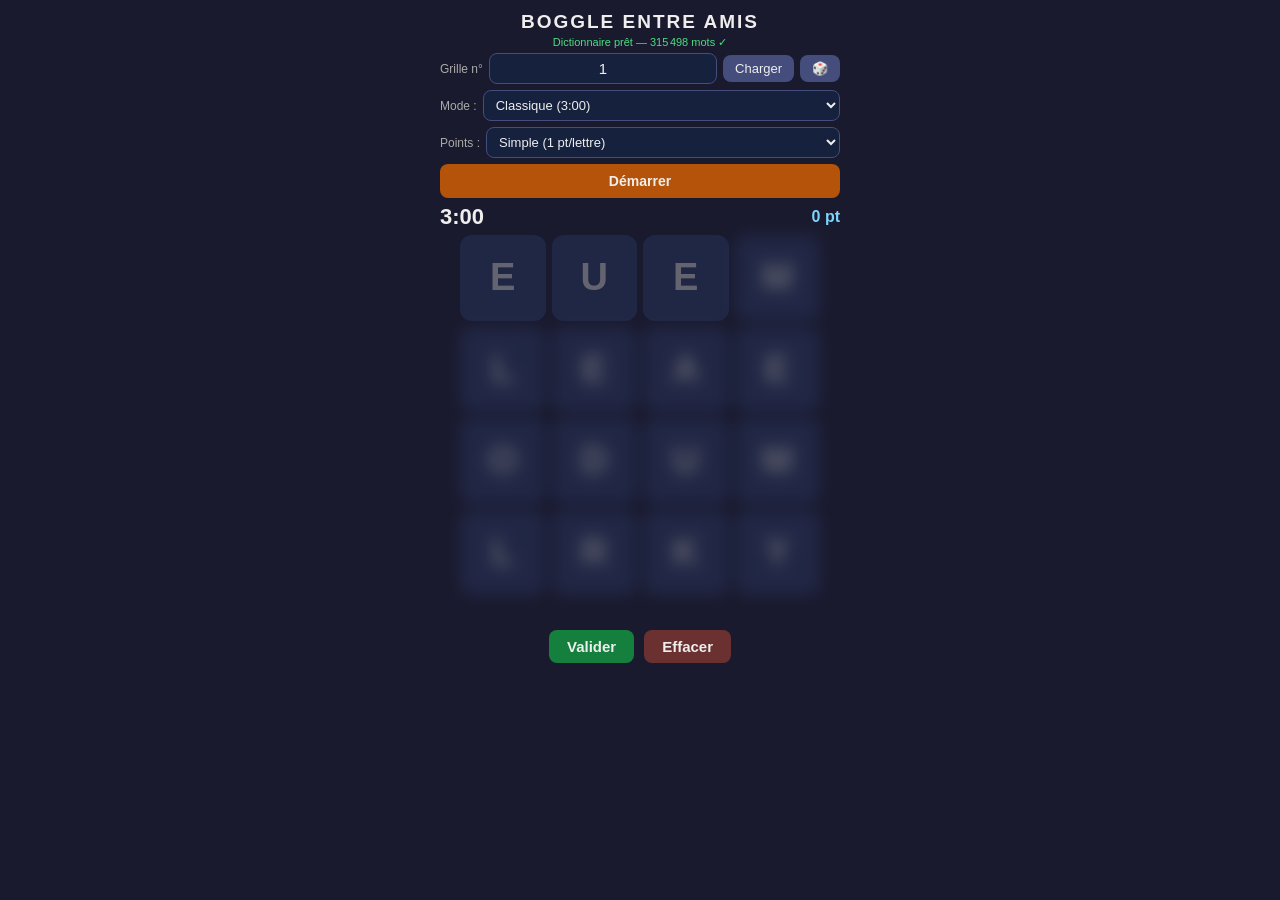
<file: index.html>
<!DOCTYPE html>
<html lang="fr">
<head>
<meta charset="UTF-8">
<meta name="viewport" content="width=device-width, initial-scale=1.0, maximum-scale=1.0, user-scalable=no">
<meta name="theme-color" content="#1a1a2e">
<title>Boggle entre amis</title>
<link rel="manifest" href="manifest.webmanifest">
<link rel="icon" href="icons/icon.svg" type="image/svg+xml">
<link rel="apple-touch-icon" href="icons/icon-192.png">
<link rel="stylesheet" href="css/style.css">
<script type="module" src="js/app.js"></script>
</head>
<body>

<h1>BOGGLE ENTRE AMIS</h1>
<div class="dict-status" id="dictStatus">Chargement du dictionnaire…</div>

<div class="seed-row">
  <label for="seedInput">Grille n°</label>
  <input type="text" id="seedInput" inputmode="numeric" placeholder="ex : 42">
  <button id="loadSeedBtn">Charger</button>
  <button id="randomSeedBtn">🎲</button>
</div>

<div class="mode-row">
  <label for="gameMode">Mode :</label>
  <select id="gameMode">
    <option value="classique">Classique (3:00)</option>
    <option value="eclair">Éclair (1:30)</option>
    <option value="flash">Flash (45 s)</option>
    <option value="attack">Time attack (60 s, +1 s/lettre)</option>
    <option value="libre">Sans limite de temps</option>
  </select>
</div>

<div class="mode-row">
  <label for="scoreMode">Points :</label>
  <select id="scoreMode">
    <option value="simple">Simple (1 pt/lettre)</option>
    <option value="bonus">Bonus (+ nb mots + mot le plus long)</option>
    <option value="tournoi">Tournoi (barème officiel)</option>
    <option value="scrabble">Scrabble (points par lettre)</option>
  </select>
</div>

<div class="start-row">
  <button id="startBtn" class="primary">Démarrer</button>
</div>

<div class="topbar">
  <div id="timer">3:00</div>
  <div id="score">0 pt</div>
</div>

<div id="grid" class="disabled preview"></div>

<div id="currentWord">&nbsp;</div>
<div class="word-actions">
  <button id="validateBtn">Valider</button>
  <button id="clearBtn">Effacer</button>
</div>
<div id="feedback">&nbsp;</div>

<div id="wordList"></div>

<div id="endBanner"></div>

</body>
</html>
</file>
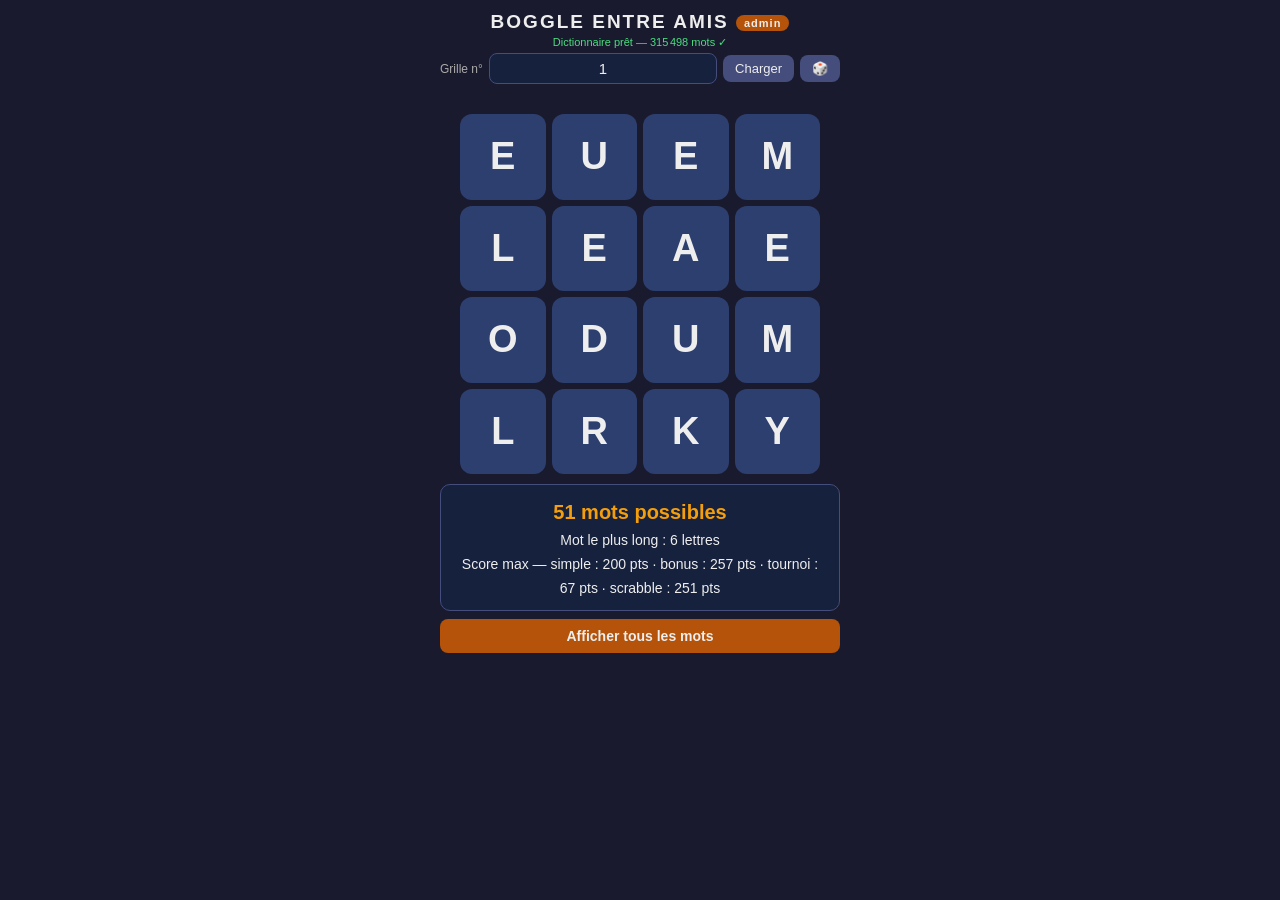
<file: admin.html>
<!DOCTYPE html>
<html lang="fr">
<head>
<meta charset="UTF-8">
<meta name="viewport" content="width=device-width, initial-scale=1.0, maximum-scale=1.0, user-scalable=no">
<meta name="theme-color" content="#1a1a2e">
<meta name="robots" content="noindex">
<title>Boggle entre amis — admin</title>
<link rel="icon" href="icons/icon.svg" type="image/svg+xml">
<link rel="apple-touch-icon" href="icons/icon-192.png">
<link rel="stylesheet" href="css/style.css">
<script type="module" src="js/admin.js"></script>
</head>
<body>

<h1>BOGGLE ENTRE AMIS <span class="admin-badge">admin</span></h1>
<div class="dict-status" id="dictStatus">Chargement du dictionnaire…</div>

<div class="seed-row">
  <label for="seedInput">Grille n°</label>
  <input type="text" id="seedInput" inputmode="numeric" placeholder="ex : 42">
  <button id="loadSeedBtn">Charger</button>
  <button id="randomSeedBtn">🎲</button>
</div>

<div id="feedback">&nbsp;</div>

<div id="grid"></div>

<div id="results" hidden>
  <div class="big" id="resWordCount"></div>
  <div id="resLongest"></div>
  <div id="resMaxScores"></div>
</div>

<div class="start-row">
  <button id="toggleWordsBtn" hidden>Afficher tous les mots</button>
</div>

<div id="allWords" hidden></div>

</body>
</html>
</file>
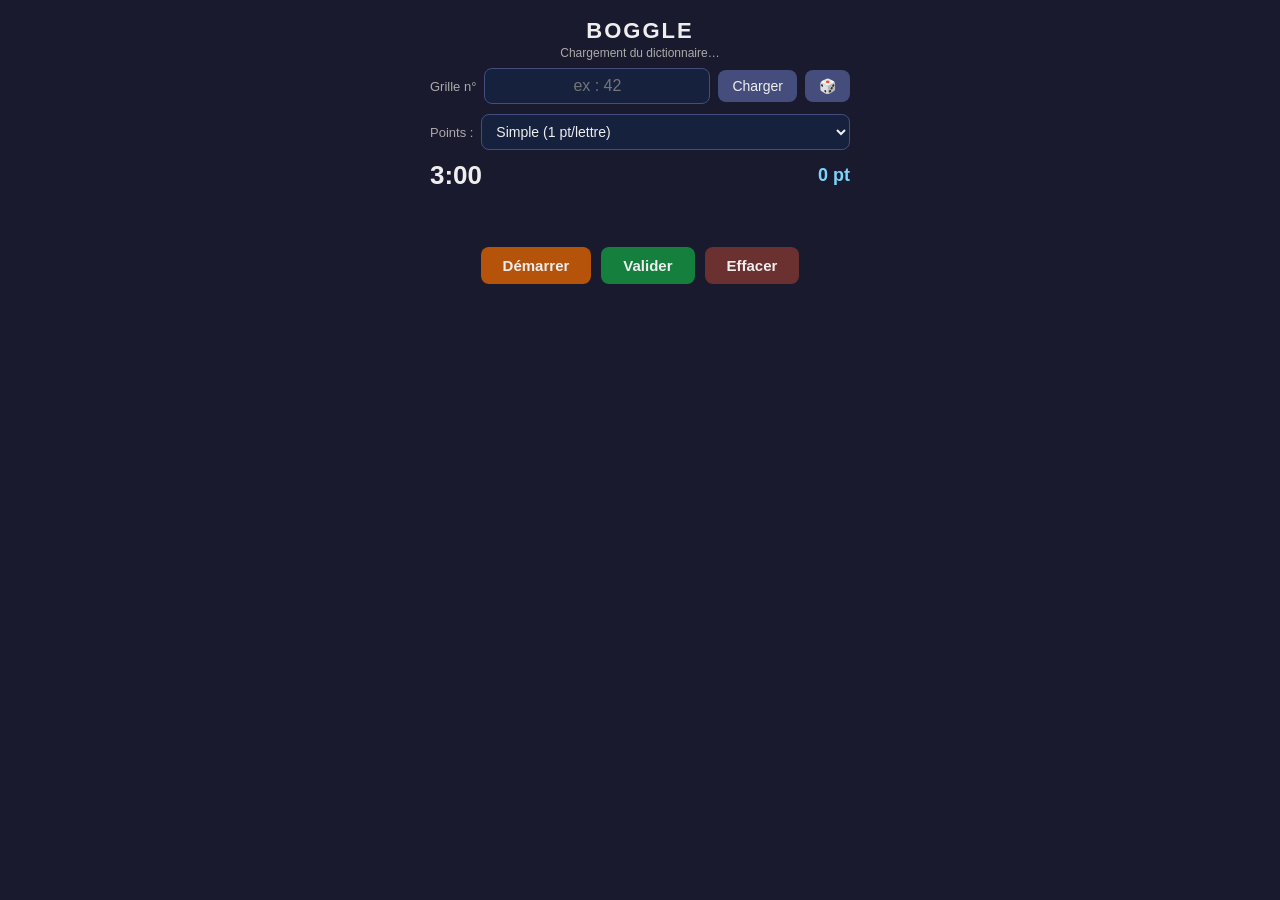
<file: Old.html>
<!DOCTYPE html>
<html lang="fr">
<head>
<meta charset="UTF-8">
<meta name="viewport" content="width=device-width, initial-scale=1.0, maximum-scale=1.0, user-scalable=no">
<title>Boggle PEI</title>
<style>
  * { box-sizing: border-box; -webkit-tap-highlight-color: transparent; }
  html, body { overscroll-behavior: none; }
  body {
    margin: 0;
    font-family: -apple-system, BlinkMacSystemFont, 'Segoe UI', sans-serif;
    background: #1a1a2e;
    color: #eee;
    display: flex;
    flex-direction: column;
    align-items: center;
    padding: 12px 12px 40px;
    min-height: 100vh;
  }
  h1 { font-size: 22px; margin: 6px 0 2px; letter-spacing: 2px; }

  .dict-status {
    font-size: 12px;
    color: #aaa;
    margin-bottom: 8px;
    text-align: center;
  }
  .dict-status.ready { color: #4ade80; }
  .dict-status.error { color: #f87171; }

  .seed-row {
    display: flex;
    gap: 8px;
    align-items: center;
    margin-bottom: 10px;
    width: min(94vw, 420px);
  }
  .seed-row label { font-size: 13px; color: #aaa; white-space: nowrap; }
  .seed-row input {
    flex: 1;
    min-width: 0;
    padding: 8px 10px;
    border-radius: 8px;
    border: 1px solid #444d7c;
    background: #16213e;
    color: #eee;
    font-size: 16px;
    text-align: center;
  }
  .seed-row button {
    padding: 8px 14px;
    border: none;
    border-radius: 8px;
    background: #444d7c;
    color: #eee;
    font-size: 14px;
    cursor: pointer;
    white-space: nowrap;
  }
  .seed-row button:active { background: #5a659e; }

  .mode-row {
    display: flex;
    gap: 8px;
    align-items: center;
    margin-bottom: 10px;
    width: min(94vw, 420px);
  }
  .mode-row label { font-size: 13px; color: #aaa; white-space: nowrap; }
  .mode-row select {
    flex: 1;
    min-width: 0;
    padding: 8px 10px;
    border-radius: 8px;
    border: 1px solid #444d7c;
    background: #16213e;
    color: #eee;
    font-size: 14px;
  }

  .topbar {
    display: flex;
    justify-content: space-between;
    align-items: center;
    width: min(94vw, 420px);
    margin-bottom: 8px;
  }
  #timer { font-size: 26px; font-weight: 700; font-variant-numeric: tabular-nums; }
  #timer.low { color: #f87171; }
  #score { font-size: 18px; color: #7dd3fc; font-weight: 600; }

  #grid {
    display: grid;
    grid-template-columns: repeat(4, 1fr);
    gap: 8px;
    width: min(94vw, 420px);
    touch-action: none;
  }
  .tile {
    aspect-ratio: 1;
    background: #2d3f6f;
    border-radius: 12px;
    display: flex;
    align-items: center;
    justify-content: center;
    font-size: clamp(24px, 9vw, 42px);
    font-weight: 700;
    user-select: none;
    -webkit-user-select: none;
    transition: background 0.1s, transform 0.1s;
    position: relative;
  }
  .tile.active {
    background: #f59e0b;
    color: #1a1a2e;
    transform: scale(0.94);
  }
  .tile.active.valid {
    background: #4ade80;
  }
  .tile.active.invalid {
    background: #f87171;
  }
  .tile .order {
    position: absolute;
    top: 4px;
    right: 7px;
    font-size: 11px;
    font-weight: 600;
    opacity: 0.7;
  }
  #grid.disabled .tile { opacity: 0.35; }

  #currentWord {
    height: 34px;
    margin: 10px 0 4px;
    font-size: 24px;
    font-weight: 700;
    letter-spacing: 3px;
    color: #f59e0b;
    transition: color 0.15s;
  }
  #currentWord.valid { color: #4ade80; }
  #currentWord.invalid { color: #f87171; }

  .word-actions {
    display: flex;
    gap: 10px;
    margin-bottom: 10px;
  }
  .word-actions button {
    padding: 10px 22px;
    border: none;
    border-radius: 8px;
    font-size: 15px;
    font-weight: 600;
    cursor: pointer;
    color: #eee;
  }
  #validateBtn { background: #15803d; }
  #validateBtn:active { background: #16a34a; }
  #clearBtn { background: #6b3030; }
  #clearBtn:active { background: #8a3e3e; }
  #startBtn { background: #b45309; }
  #startBtn:active { background: #d97706; }

  #feedback { font-size: 13px; height: 18px; color: #f87171; margin-bottom: 6px; }
  #feedback.ok { color: #4ade80; }

  #wordList {
    width: min(94vw, 420px);
    display: flex;
    flex-wrap: wrap;
    gap: 6px;
    justify-content: center;
  }
  .word-chip {
    background: #16213e;
    border: 1px solid #444d7c;
    border-radius: 20px;
    padding: 5px 12px;
    font-size: 14px;
    display: flex;
    align-items: center;
    gap: 6px;
  }
  .word-chip .pts { color: #7dd3fc; font-weight: 600; font-size: 12px; }
  .word-chip .del {
    color: #f87171;
    font-weight: 700;
    cursor: pointer;
    padding: 0 2px;
  }

  #endBanner {
    display: none;
    margin-top: 12px;
    padding: 12px 20px;
    background: #16213e;
    border: 1px solid #f59e0b;
    border-radius: 10px;
    text-align: center;
    font-size: 16px;
  }
  #endBanner strong { color: #f59e0b; font-size: 22px; }
</style>
</head>
<body>

<h1>BOGGLE</h1>
<div class="dict-status" id="dictStatus">Chargement du dictionnaire…</div>

<div class="seed-row">
  <label for="seedInput">Grille n°</label>
  <input type="text" id="seedInput" inputmode="numeric" placeholder="ex : 42">
  <button id="loadSeedBtn">Charger</button>
  <button id="randomSeedBtn">🎲</button>
</div>

<div class="mode-row">
  <label for="scoreMode">Points :</label>
  <select id="scoreMode">
    <option value="simple">Simple (1 pt/lettre)</option>
    <option value="bonus">Bonus (+ nb mots + mot le plus long)</option>
    <option value="tournoi">Tournoi (barème officiel)</option>
  </select>
</div>

<div class="topbar">
  <div id="timer">3:00</div>
  <div id="score">0 pt</div>
</div>

<div id="grid" class="disabled"></div>

<div id="currentWord">&nbsp;</div>
<div class="word-actions">
  <button id="startBtn" class="primary">Démarrer</button>
  <button id="validateBtn">Valider</button>
  <button id="clearBtn">Effacer</button>
</div>
<div id="feedback">&nbsp;</div>

<div id="wordList"></div>

<div id="endBanner"></div>

<script id="dictData" type="application/octet-stream">H4sICEusSWoCA3dvcmRzX2ZyLnR4dABsvVma4yrTNXr/z0qVZrv4XsvyRpBPZc1/IMciYjV4n4tMVrQ0EQjUevu11fPc/t8W5a9HMXgCV4Ly7MQSk7fLRorPXgyaAqHAWQzKxZswnVr+GnE8KaK+qoG/IkDRrhompkDsRrAJVYOuqyG5sPHFdnX2orTqWB0qbcW0JXM0ITLhS17NZ6L/O0ZBORnP2/FE+dyEqsFsfVKnYePvxQRuYOyMC4lF7SyLZvaCZHYgaLPrW23lg3RNI6RWHJqCNShyIOHmuC7EauPDw2wA5aLVzPrKrADlHWdmkDIvJpADd7a4MjzBv5EY/2ZenMdotypUDJrC7kQzuDmuC5FdJ30u1CJz0WoW3UqirlT2KMlPyryYwI5yYnzIV+nzkyyf9PnBWOhFm8ckMj7I1fSvU/WDXPrLiR+kOc3mTU7f7gVlcLcM/gRFSNLdcBPaDFbH2SOQpxMuMcFiEr0MXBciexjUByEHYluoSa/SRbZoFsf76kWLCRireBH9NaKulHeB8ZuU3CF6cSDreRDL2hlOxbOryx297eho354CRegkTJSywhJ8jkS3QehighHr1gRgRdd7JUBidQ5EVyp0tJ2x6DbQXcPcbVy7j2pHpzmG/[base64]/3Q+c2iWG0EVMj32vqj/hU0v7hJNROoEVBvaAmEGVlrQVIYJeo3/JYtk7gAtiw1lJchGduwAApEHltSiER1L/kRsRnOUFsnQGp+E8cV9OiyOTyOIqYH1ToR0TCDmX6BqkK3HIl862hYN+H3EdJhlJYgqAlOtkrfLVopkRS8ATeEsphPNBBGtmxT11UL4KwIU0f/M8wCbUDXouupXsZ4VdaMsrtlYJHxitRspD0xbMmEmB2YeqO5b/K9ZRBsulOKadITgDaCQZAx+AIrOQmlUHpB1pl5PtfBQUCQzvc1hvooNZSWQDtqLwZ0ILKllYzCoE6FVpTlKi2SEMoxokuXRc31NdDH/r3z1LArK7NPE0IlDaiIwZzlmj6+iokz7kd2dAJxo64WoBEbEKJGkZ5FCdC1xNmTE3JglVdHgoTXgjdN/YQk+aptRnOVGUIVMj10r6lxhX4q7RJsRzoBqVFsgzMBKC5rKMMDj3cF/UIIxO/9g1y/0XQgmq9znsM0yGHGWMcvJOGK/OMtKEB0LTLVK3i5bKZIVIQY0hbOYTvQVRHbhyP1iAKrDXxGgiP5nWANsQtWg66pfiG1isV2djUV8E6vdiDAwbcmEmRyYeaKBsA6E9XnFLpiAF/uo81+J/zmbE4WcrDkcs6wEJqwnEXlgzZZeoAqhfnQ4UJoGY/5/1PhfskjmDtCy2FBWgmzdA/uYQOSBJbVo3QP7mImydQ/sYwKlRTK0j0nC+OJKoRAYjzaoG8kdkLVjH/[base64]/d6OFdHt7i0f0d3tzBnR3d1vF7OnZDx+/mLLdycB9Hd2nyFg3uz/DmzAWYJ0+tILhhg7s1vFWj+zTLTRq7Q2O3Z3Rvxm7M6K6M3ZLx+zF2M8buxOA2DO7BXAe/LArKEwAKHFm5rg3lRlCF2Maq7lR1p7I7tZkqK1R3avM6FwgzsGwlSsolxjedIrS7rYewWs5U5QxXqwmrYzWTC9YbwwVTKUXtFv+3LHKxCZQacb08AFgVZbau4UDWcCBrPJA1HIxaHm0ajzbNjjZNR5tmR5vmR5uWR5vGo027paPCEny4jexvOPw0Hn6aH36aDj9Nh5/Gw0/T4afx8NN0+Gl2+Gk6/DQdftqNTUsLmsqQIIp6LzHrAwUzTiZmCcZ3IZisWWEk0fj6vaGsBNmVialWycvQXVCKZGX0EprCWUwne5dEduyiqN+pDn9FgKJdNWhqXITYjWATqgZdVx1mmAOL7ersBUMdWB1isBPTlkyYyYGZAz22LCpKNOOBJj/Q3gcj9NioBAbC87DoPBSch8Xm4aF5bNBFYB7pqLAEH25z6B8Y+QcH/uHj/tCwPzTqDw76Q2P+4JA/NOIPG/CHxvuh4X6waWlRC8oTABKa58WWRMmENPz2LYuKEg3t6FFHfzqj0jcqgYGodItKV1S6RaV7VPoGXUSlp6PCEnxOlW4zpYvZUG4EVcj02DUFqzNYXcHqDFZXsLoFqytYXcFST9IiW0EPlQMpT7Wh3AiqEJtU1fqq1le2vjZTZYVqfW1e5wJhBpYt+0NX0oGN/1ywlIrQ7o48fNXypSpfuAcYunSeWG3mHmB0NoeDT9Esfrb4X7PIOn+yTz/Znx/k+M8GhSSzNz/K7x+m94+y+8eS+2dLvWzTT3iIPP1hmv3EfbRZpt7Iyi6QrPCOWlhFlG372m5XMT0aVT7ID+Ug58OAV1FRlvSTIZ8AnL2ARSUwYowSSXoWKUQHEqPx8RjfLKGajgpL8OF2juIsN4IqZHrsA2Z7QDJNFY3DbA/[base64]/APTlkyYyYGZx5M8ichM8XfNmxSAxs45ltgEOWqJmbtJT8U5OPVrnpHMciOoQmkZxCkobubDxKYsZqYEsOucxdVybEBlhyYpmy4Tui2GJFVFkR2BNoPV8aJvfWWKJGGCxUSNZ5okYR1hooCQA7FpW9XwNzyFpWHuDAaI/[base64]/TimIJGwJqR4onVCCT5xARQlZGZCM2yziu8VxHks/[base64]/aFYAHykJAUYD3MGJYAteFgKtJkXjiSJ5Q7C5UDJoC4E4mJ1Bg1QK7tuG5c2IJMHSJNXZNF1DO+RYHQbbygpRGjgWqBk0ZaZbY+GIXob+E1bG1qK2YDskkpxeh3ZqkEaod6Mcb/SNvP/KXFzonZNt+qkG17IdwsCwEkzXiluUswcgm682zEf+2+F+ziJaO3A+N3AsNXHEcuSEacb1x4HLj0NXGwYuNQ9cah11qHHGlceBC40gPBUUy09s89o68xDhwhXHYBcbB64uDlxcHri4OXlwcuLY4eGlx6Mri4IXFweuKA/1IZRjNE6GRlxSH+hUnPbPcUWee/Yzcs/2894oPlIUAovlax0+M6U8O47usT5SFgKJ4bwhQGnxrCBTxG3xtv65xmsUkv+qWxSRvZa9f07Pw5dqpRZEElSSft8AIY2hIUmseJwiDjRaodqsZtd6fGx4FAJF5Z+Thut10i5BDU2gGzWsmkSivIpMJlEGZuPlinPj/jpHFJB/l9bsQTNZ7J7p9RbMTgg0eGcfX22qm3EJS/D6vaz/3HO9Wt/n6HNAp2IvjFMAqA9KiwSNqi/umX1/[base64]/apYKW+EJXAyMiWm6Jaboxo0cKeWA2AbodqOqKXCE65ZWDKDUEpNwtIuTEY5cZAlBuCUG4MQMF2YKJqkK3igJcbB7vc2MK0oKkMAZBGhSlUPH2KUqcobSbEIF/[base64]/Xh39fnV0+tWZKq++SfGp6p7dFQgFzmJQLphHr25p9OqeRa++Ud+qYQolhgAVFQGKWHGmw6sjG16dyfDqnguvrlR4dWXCqzMRXl158OpMg1dXFry6JcGrKwdeXSnwUu9wwH3paPvq9CWvGgPzDpT/z2qpQUrCRzFIdjq2OLxhJwArbmEQYredpGnVc1uIulKLXT0x4iRX6f7h+cN4FSL3jF4VVuO+Shfb8kGtmmsrMsVIbR9k/aTPT8aHu+1D4T/1ZVaQrp8MRZKM1cUqXqw/[base64]/nEzy8jGCFQbtWlWAgMSdqE5I4dTcJcs5tHfXotVDdLtwOMa2jvIq5fTABJRZkROHAp7cBltINT7sDlsyMvnR28bHbYJbNDl8sOu1R2+GWyIy+RHbw8djzSUWEJPtzmwOH6xcHrF4dfvzh0/[base64]/OQ8Da3D0IOxD7PtTXnuX1IF9miWRzvq5clk/hhH1GL6K8RdaW8C+fplNxh1uR4Y6xtnDnGHF9e6T9wbf/AcPO6/mFX9Q9d0z/siv7h1/OPvJp/8Fr+/[base64]/jOSJk85A1aDrql8K58lTzQldnY1VSE8/[base64]/hJCkbazDdFkOS7laVZRW+iZOwCW0Gq+NF34ZBOcZP4wAvJuqXcs0+jwPqg5ADsUczaGwNMZ99wid1Alm1Ximh9i/DNyJj2YgM7T9G7j8G9h+D+49h+4/[base64]/PkUb7qgSM5Rs3oc1gdVzMidXyVa2iL571TryYoBMXrguhjnzprDcJORDbz3pBr9JFtmgWx6vEXVj7LFeD8hbqpPai5I6Z21ChKpMIblWBOWdQxGJwFJolMBYWC4pCohqtSq+zLRAOwAI9UBYCqAxllXd5kKkIDA/AsPEfPuJjGfBBfQ5wx6B0Dkr3QekalK5B6bqCcGFTFpNN7X4lISlXY2v7cj3hImVjDabbYkjS3aryY1lvLmhCm8HqeNG3YSg+EMX6XNYq1C87lnU/q5zUByEHYtPW3LgTwbFvQtWgWjZ29WXs6srYLahv4vlVFsJFZmNshXzsS8zH7kEf+xL1sa9hH/tmdt3M5L04NAWrkSEeu2I8dgvy2Ncoj93DPHaP89gt0GP3SI/dQj12j/XYl2CPvbRPyryYQA7c2eKK+BsXBiaazFZuNU5HA1WD2fCkTL0af3c/bmDsjDaJRe0si2b2gmQ2Pmiz626GG0qiJFTVxaEpWHMiFRJujutCrDY+OEwFUC5azaynTAVQSw/aJ2VeTDCaYxPIs9dyvWdIKO2l6vnOobAEroQbLCRSdH6xvxMWx66TWFFUI46vLOIceIJI4oQncRVCvQdPjQOKu5uhKYuJnD381BiUq2FIj+XUeJKy6TKh22JIUlWUuXjw/DdhdbzoW1+VhofOfwMvJmq8UvDw89+gPgg5EHs0g8bWOPL8dxKsy6r1SgWzzAc624Fe+v40KZcY33SK0O622gAE6aK/hNUxW6jd6RvDriNotTNmtXvIalfEalfAame8amenO2NVu0JVu0Wq9rbidDhelaAInYS74SaESi5cF4LVXJQThnyARS8Kf41YfNqAvinMnhH/SxbJROO5D85dMPfAtgPW/td2v773zZ0v972zylHqA6VO35M6DRv/[base64]/M49NEsFH00j0YfbQlIH20zu+5m2M+IklBVF4emYM1BCPtoxYal+MCUj6Epy+CUZXiKj0P5qMp6atHto3mA+2gW4z6ahbnjyktAOXBniyvgHTNs5xzbfZbtmme7Ztpuc23XbNs533abcfsy53afdfsy7/Z15u2ce7vNvsCx8yFhIiQACIrYmGJIUjWvNKHNYHW86NsIKeq7zeTd5/Jus3n3+bwvM3r3Ob37rN45r3fO7F1ze7fZvWt+5/8ti4oSzcJWbmAfN/huzcB2buT7NINv0ug7McBSQINOj2q+YjP4cs1EGc/TonlueboUSMwM8GnhPTecNiUkG1tYYApwBgWcguQVluCji5kdeIln8PUd+4ANiFNQXDJNFQOlXDgtE/S2ztB7OoMjDQuayjDA1Rd+K0RfCYkeZPPVdjQcrearx3jXOPvAt4ztFWO9X2wvF/ubxflaMd8pLvN7bbNIMq4eBAhW0AVFMrO+GQ68EMy3gf1VYL0HrJeA+QawXv/lu7968dfe+tUrv3rfN1/2pRmMaJJl/PuKL3oBkdkJipCkE/Vtn180BEpmLyiDUf+Zn/wJUIWykiCkWsXdzYMpi5mRBnads7haDgKoHIJJysYaTLfFkKSqKAIdaDNYHS/61lfGPQkTLCZqPMOZhHWEgQUhB2LT1qHZEcanlAp+ufWNjl/XF9ia4xQ8C8q9OqQY4Fr4DQb757GhrATo/s8Dw/XzwFj9PJgYP49NimQhK34elhQ/D+XEz8NS4ufhGfHz2KjfqQ5/RYCiZxESkwMIQiL4z7H8eSBzfh5MnJ+H583PQ2nz81DW/DyYND8P5czPgynz81DG/[base64]/MLalcRQ1PwlbsLRRk/2JqgCmXbC36NFVDcDG7BD7ImFDPjW+w3WUW5Wvan+M+yJimbLhO6LYYk3a0qhbrg51kTNqHNYHW86NswMOKFv9IKvJioX4x6sV9qBfVByIHYtDU37gSwb1nEA8KJIKso0cqOTnV0qDOufaMSGIhot3h2RbNbLLtHsm/QRRR7OioswYfbDFBHeDqD0z00XYHpCktnULpC0hmQrnB0C0ZXKLoCoSaPRkAWRgT3OC6YnlmFKgC4zvqfQpnRiU0l4PeWRUWJLn2j79/o+Tfj971RCQzE79vi9634fVv8vj1+3xt0MRjf6aiwBJ+z79vm3reYDeVGUIVMj11TWL8Z1m+F9Zth/VZYvy2s3wrrt8L6zRanBU1lmKDetyfKYOSn237zu22/[base64]/XvydF/U51+CsCFNF/JgKuYCeqBl1X/VIO8OJ1QFdnYxV/u3AdxIppSybM5MDME0UnsgfvYp7xBkh59Mi6w76wI7x6WXH5krnNC5jVrmBWXcKsdg2z+kXMmlcxKy9jVn39sNq3D2tcvKx59bLi8qWmVF7ArLiCWXkJs/o1zKqLmFVXMSsvY1Zdx6y8kFl1JbPapcyqa5lVFzNrXs2sMq4F5QkACc0JZvGcDZ8/fHB9qidm01VWgmzkxFSr5GWsLihFsjJcCU3hLKaTzUwiW3hR1O9Uh78iQBH9R4hOfLszUTXouuoX43Ty65wBXZ2N5fie9qHIIFZMWzJhJgdmHuhRcaUs0cWcS3oM+dwHP0vqBAj+9f94/Mxj6iwnY4+P681yMp7zX0zSWQY3ZvEsk9GziJPJRJBFOf//O3imGxiRJeWKXYqFwJCkuV0TIVETUk2ICwirFZEJQojqZul2CefBIV9TPcbrd1zhTBTMs+Oj/cSpRGpRJBFxBLzY/9pbO//ypZ1/+c7ORJSWmGuAUI0TsURk/[base64]/[base64]/NkLQbBev49faR0w2Uc2+nWgxdfS+rsYDHaPBSTAZP08MDaBLuaclDHvOOdyvuVcwzzLOYZvJsc8wxzT/OLc0ryyORXzCXNpxjTmUM6fnCAxOXJiYFLYhOBk4ETAJOAEQPIz8ZX0THgmO5oz2v/jr4t9Rc5nvscRNQ+mvUYmzxKMGNqu3esF45JWIjB7IQBr7ATJOh7X76Q6hgBXG4hdUMtCUPTzVXpZCBNFUouAiBbS7tebAy/WAjLEM6/nb7BtBHGoJz5JVKGMWBCtODZ9g1LfTcO8tLiOJUJahs7i2MyRwkkgBZLK5JmkbLpM6LYYknS3qrg8BGWCJrQZrI4XfRshzookTLCYqF+cJUlYHzlbQMiB2KMZFJsuzbv7Fozye8uiokR7v9G9b3Ttm8H/3qgEBmL7bZH9Vly/LarfHtPvDbqdqjguJCQb+f69WQey2sISfEb9W6Ch3AiqkOmx84rsN+P6rah+M6bfiui3xfNb0fxWLL/ZSvRU/YQTepMvHt6+dXj7zs9TJQKTPLLSSxb5uCMfdbx+/SGOBIOHgfFeQ+fzoYmqwRyApEy9Gn93P25g7EwcEovaWRbNHBKS2Zegza67GdJGlISqujg0BWtOZE/CzXFdiNXGB4fJBMpFq5n1lIkFaulB+6TMiwnkwJ0trgz3IpRMHOGHDu8XnB8yT/Qojk0lYKpSz751rp/pwG90jGgDzmtGPmsw8KjB4JMGA7fnx+t4Yk9BLEFmvAiJ4l0A4hAMczbc2XBnY3E2zNkwZ+9N3H32OtGbGU9s5bNa76IeWUzyemv7+k1IoGLQFALGYSHBZM2f/pgFft7BCGjMnQIQmBXlDExAysBRLVQCY05nIEnPIoWZgMDHEwLoqoEx/[base64]/cjKNTyZOzNzi+tvY1T6g+yBTPZwMSJAuq1Hlt/XctjlMQP7ALFMwe/ycRh4D8tZ1b+Xd+Ci7KQrCnzb/5gbhA0TdAsif4M88goxSg6ALxhvkt3y6/6c3yG94qv+GN8gl2WlFpPrwAJCkQy7MI0Tjn3W/d5ASOzvyOm5xRQjUdxasMQJDBdWG7itpV2K45gX7nDc8EVUhuNAo2DuqX19jQfkyO37rhGXiBMAMrLWgqQ4D5C9FRgjHDHwCs70JAVu3F4MWu2+v3ddenOJ6CMuL/n6t4xWW7BGeiEMXFkAQhOh4/qT5RMl/lTy0Gkw1N6p3RzETBPNMyHga6/d+Wr7AAkdkJipCkE5W4wpOArOt8FKgaTKeFJ6bExn8YLI5Nf3fCnRo7JoiIRe0si2bkiMgIftJm191sRi2waioOpYyjTVKOm8HNcV2I1cZHD/OIlItWM+smJgYp7zOmiCjzYgI5cGeLq3nuKVwXwluXZ6BGLTIPeZ6HilpEHnidjS6MD/2l8ee2aPdF2T2XlVjUlhotxHnS6VT9IM8PevW0reLPipaOrCHWSacx/ksv/hahu1odf7h1KvFR+bsIIIwvrhQKgfFoE9VfqBrcpVCt4trMh+qtmSjArnMWV/M6dHSYpGy6TKjwvEW0A1WDrG1Spl6NL3YR+ktYHXudK4ZD8ED3QkBRgCf2eICTPW4ZnpG/[base64]/XrU5vqfBK8uBRaXPEoLSnGgPpt5gSoUDb2g0BzgAFVIDpta0NSEGOCJCgHqadWg1bTA6SkXlusVofhQDCHYZzYw4S8qJeV61XH2AOSi55J9cbEYuSDmhFGr5llW5RwB0dn3ZLhtX0zzCO7kIp5HcaNW4ZxrTq7i7/JBLuI8oi+0KZisLNh1fFRKc7wtRF2pD7slXGUNWFniUj6r9HHHPBe5DAjmu5HuykXmZXG5OgSRfVW2TrSjpZa3GAgbAnae3VaOMj8xBspLz0nLR8/FJQ+Rg8o/yz3PO+Wc5ZvlmueZ5VhA67PSzVNtSbNMMaQXU4sxRkoxnZ
</file>
<file: css/style.css>
* { box-sizing: border-box; -webkit-tap-highlight-color: transparent; }
html, body { overscroll-behavior: none; }
body {
  margin: 0;
  font-family: -apple-system, BlinkMacSystemFont, 'Segoe UI', sans-serif;
  background: #1a1a2e;
  color: #eee;
  display: flex;
  flex-direction: column;
  align-items: center;
  padding: 8px 8px 24px;
  min-height: 100vh;
}
h1 { font-size: 19px; margin: 3px 0; letter-spacing: 2px; }

.dict-status {
  font-size: 11px;
  color: #aaa;
  margin-bottom: 4px;
  text-align: center;
}
.dict-status.ready { color: #4ade80; }
.dict-status.error { color: #f87171; }

.seed-row {
  display: flex;
  gap: 6px;
  align-items: center;
  margin-bottom: 6px;
  width: min(92vw, 400px);
}
.seed-row label { font-size: 12px; color: #aaa; white-space: nowrap; }
.seed-row input {
  flex: 1;
  min-width: 0;
  padding: 6px 8px;
  border-radius: 8px;
  border: 1px solid #444d7c;
  background: #16213e;
  color: #eee;
  font-size: 15px;
  text-align: center;
}
.seed-row button {
  padding: 6px 12px;
  border: none;
  border-radius: 8px;
  background: #444d7c;
  color: #eee;
  font-size: 13px;
  cursor: pointer;
  white-space: nowrap;
}
.seed-row button:active { background: #5a659e; }

.mode-row {
  display: flex;
  gap: 6px;
  align-items: center;
  margin-bottom: 6px;
  width: min(92vw, 400px);
}
.mode-row label { font-size: 12px; color: #aaa; white-space: nowrap; }
.mode-row select {
  flex: 1;
  min-width: 0;
  padding: 6px 8px;
  border-radius: 8px;
  border: 1px solid #444d7c;
  background: #16213e;
  color: #eee;
  font-size: 13px;
}

.start-row {
  width: min(92vw, 400px);
  margin-bottom: 6px;
}
.start-row button {
  width: 100%;
  padding: 9px 0;
  border: none;
  border-radius: 8px;
  background: #b45309;
  color: #eee;
  font-size: 14px;
  font-weight: 600;
  cursor: pointer;
}
.start-row button:active { background: #d97706; }

.topbar {
  display: flex;
  justify-content: space-between;
  align-items: center;
  width: min(92vw, 400px);
  margin-bottom: 5px;
}
#timer { font-size: 22px; font-weight: 700; font-variant-numeric: tabular-nums; }
#timer.low { color: #f87171; }
#score { font-size: 16px; color: #7dd3fc; font-weight: 600; }

#grid {
  display: grid;
  grid-template-columns: repeat(4, 1fr);
  gap: 6px;
  width: min(88vw, 360px);
  touch-action: none;
}
.tile {
  aspect-ratio: 1;
  background: #2d3f6f;
  border-radius: 12px;
  display: flex;
  align-items: center;
  justify-content: center;
  font-size: clamp(22px, 8vw, 38px);
  font-weight: 700;
  user-select: none;
  -webkit-user-select: none;
  transition: background 0.1s, transform 0.1s;
  position: relative;
}
.tile.active {
  background: #f59e0b;
  color: #1a1a2e;
  transform: scale(0.94);
}
.tile.active.valid {
  background: #4ade80;
}
.tile.active.invalid {
  background: #f87171;
}
.tile .order {
  position: absolute;
  top: 4px;
  right: 7px;
  font-size: 11px;
  font-weight: 600;
  opacity: 0.7;
}
#grid.disabled .tile { opacity: 0.35; }
#grid.preview .tile { transition: filter 0.25s ease; }
#grid.preview .tile:nth-child(n+4) { filter: blur(8px); }

#currentWord {
  height: 26px;
  margin: 6px 0 3px;
  font-size: 20px;
  font-weight: 700;
  letter-spacing: 3px;
  color: #f59e0b;
  transition: color 0.15s;
}
#currentWord.valid { color: #4ade80; }
#currentWord.invalid { color: #f87171; }

.word-actions {
  display: flex;
  gap: 10px;
  margin-bottom: 6px;
}
.word-actions button {
  padding: 8px 18px;
  border: none;
  border-radius: 8px;
  font-size: 15px;
  font-weight: 600;
  cursor: pointer;
  color: #eee;
}
#validateBtn { background: #15803d; }
#validateBtn:active { background: #16a34a; }
#clearBtn { background: #6b3030; }
#clearBtn:active { background: #8a3e3e; }

#feedback { font-size: 13px; height: 18px; color: #f87171; margin-bottom: 6px; }
#feedback.ok { color: #4ade80; }

#wordList {
  width: min(92vw, 400px);
  display: flex;
  flex-wrap: wrap;
  gap: 6px;
  justify-content: center;
}
.word-chip {
  background: #16213e;
  border: 1px solid #444d7c;
  border-radius: 20px;
  padding: 5px 12px;
  font-size: 14px;
  display: flex;
  align-items: center;
  gap: 6px;
}
.word-chip .pts { color: #7dd3fc; font-weight: 600; font-size: 12px; }
.word-chip .del {
  color: #f87171;
  font-weight: 700;
  cursor: pointer;
  padding: 0 2px;
}

#endBanner {
  display: none;
  margin-top: 12px;
  padding: 12px 20px;
  background: #16213e;
  border: 1px solid #f59e0b;
  border-radius: 10px;
  text-align: center;
  font-size: 16px;
}
#endBanner strong { color: #f59e0b; font-size: 22px; }

/* --- Page admin --- */
.admin-badge {
  background: #b45309;
  color: #eee;
  font-size: 11px;
  padding: 2px 8px;
  border-radius: 10px;
  vertical-align: middle;
  letter-spacing: 1px;
}
#results {
  width: min(92vw, 400px);
  margin-top: 10px;
  padding: 10px 14px;
  background: #16213e;
  border: 1px solid #444d7c;
  border-radius: 10px;
  text-align: center;
  font-size: 14px;
  line-height: 1.7;
}
#results .big { font-size: 20px; font-weight: 700; color: #f59e0b; }
#results + .start-row { margin-top: 8px; }
#allWords {
  width: min(92vw, 400px);
  margin-top: 4px;
  font-size: 12px;
  color: #aaa;
  line-height: 1.6;
  text-align: left;
}
#allWords .word-group-title {
  color: #7dd3fc;
  font-weight: 600;
  margin: 8px 0 2px;
}

#endBanner details.solutions { margin-top: 8px; text-align: left; }
#endBanner summary {
  cursor: pointer;
  color: #f59e0b;
  font-size: 13px;
  font-weight: 600;
  text-align: center;
}
#endBanner .solutions-list {
  margin-top: 6px;
  font-size: 12px;
  color: #aaa;
  line-height: 1.6;
}
</file>
